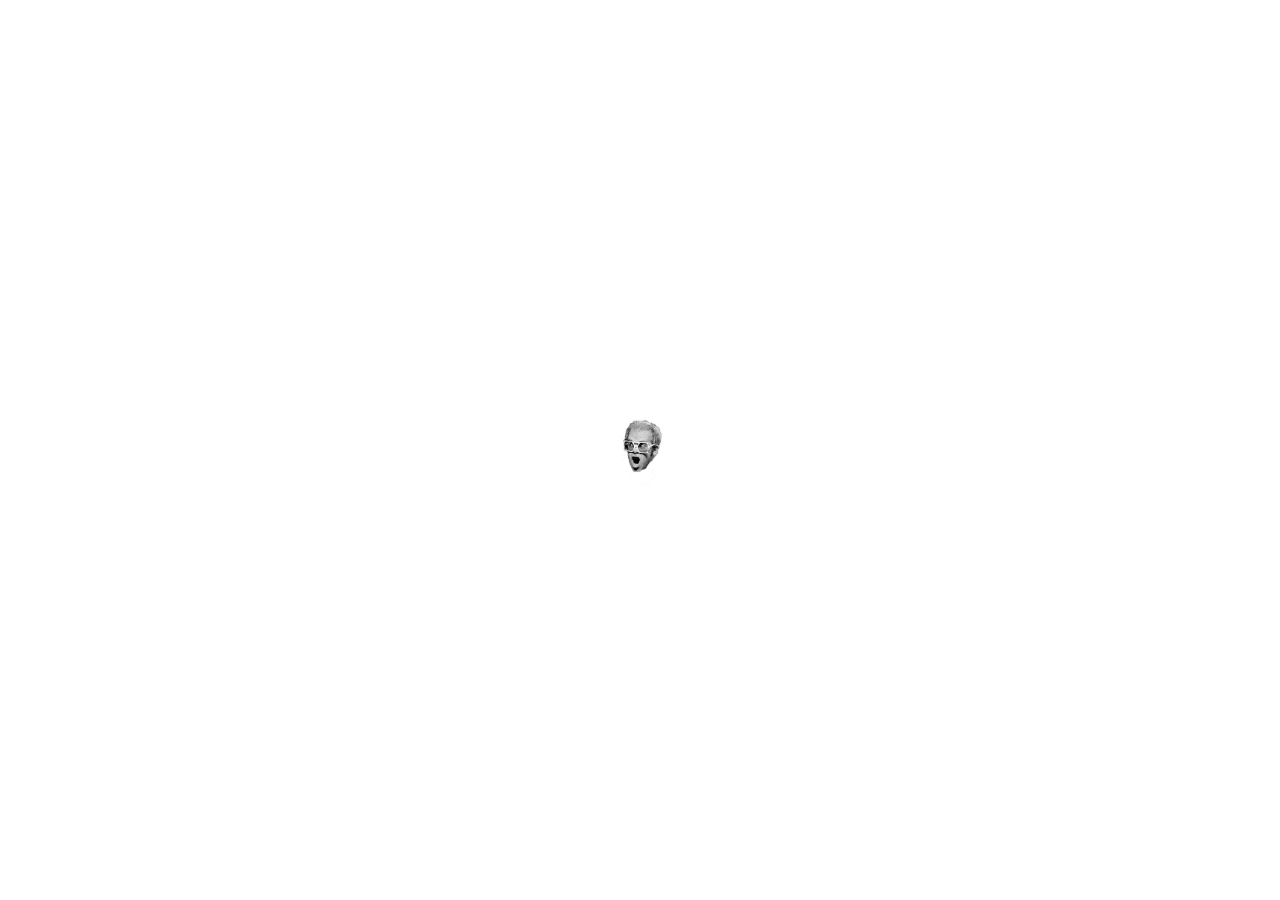
<file: index.html>
<!doctype html>
<html lang="en">

  <head>

    <link rel="Stylesheet" href="sito.css"  type="text/css">
<script src="jquery.js" type="text/javascript"></script>
<link rel="shortcut icon" href="rullino.jpeg" />

  <title>Jacopo Rosolen</title>
  </head>

  <body>

<div class="loading"> <img src="elton.jpg"  class="cerchio fixed2"></div>



<img src="bn/occhio.jpg" class="fotos">
<img src="bn/assieme.jpg" class="fotoss">

<div class="centro">

<div class="titolo">
<h1> JACOPO ROSOLEN </h1>
</div>

<div id="menu1">


  <a class="foto" href="foto.html" >Photo</a>
  <a class="about" href="about.html" >About</a>



  </div>



<script src="Sito.js" type="text/javascript"></script>
</body>

</html>
</file>
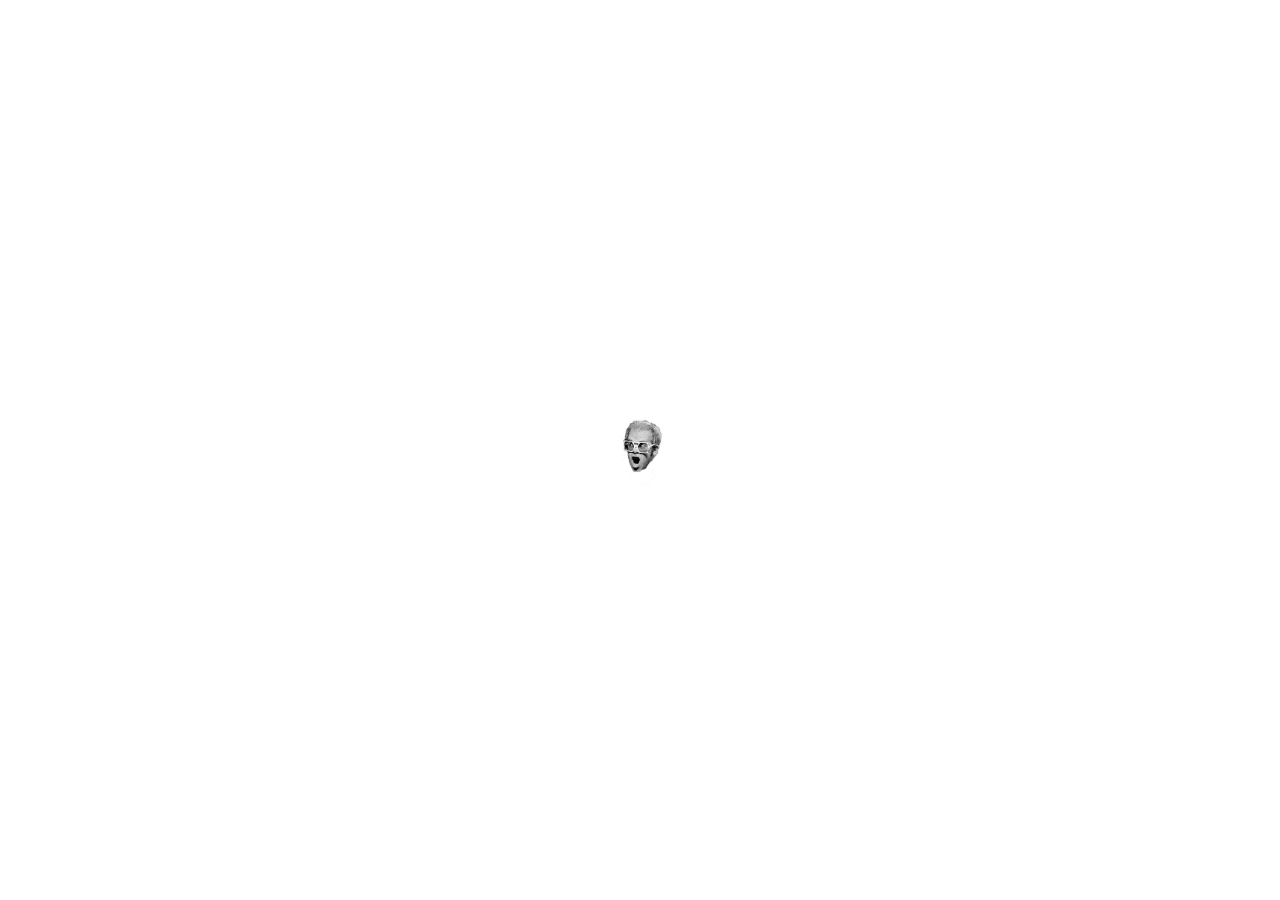
<file: about.html>
<html lang="en">

  <head>
<link href="foto_about.css" rel="Stylesheet" type="text/css">
<script src="jquery.js" type="text/javascript"></script>
<link rel="shortcut icon" href="rullino.jpeg" />
  <title>Jacopo Rosolen</title>
  </head>

  <body>

    <div class="loading"> <img src="elton.jpg"  class="cerchio1 fixed2"></div>

<div class="topbarra">

<h1> JACOPO ROSOLEN </h1>

  <div id="menu">


    <a href="foto.html">Photo</a>
    <a href="about.html" class="line">About</a>


  </div>

</div>

<div class="cerchio">
  <div class="testo">
    <br>
   Jacopo Rosolen nato a Treviso. Appasionato di fotografia in costruzione, concettuale, ritrattistica e macroscopica. Tutte le fot sono scattate con la 35 mm compatta Olympus Mju-1. Studente presso Politecnico di Milano BA Design della Comunicazione. Available for collaboratio......... :)
   <div class="mail"> jacopo.rosolen@hotmail.it </div>
   <a href="https://www.instagram.com/jacoporosolen/?hl=en"><img src="instragram.png" class="instagram">
     <div class="barra2">
     </div> </div>
</div>
<div class="cerchio2"></div>
<div class="underbarra">
</div>


<script src="Sito.js" type="text/javascript"></script>
</body>
</html
</file>
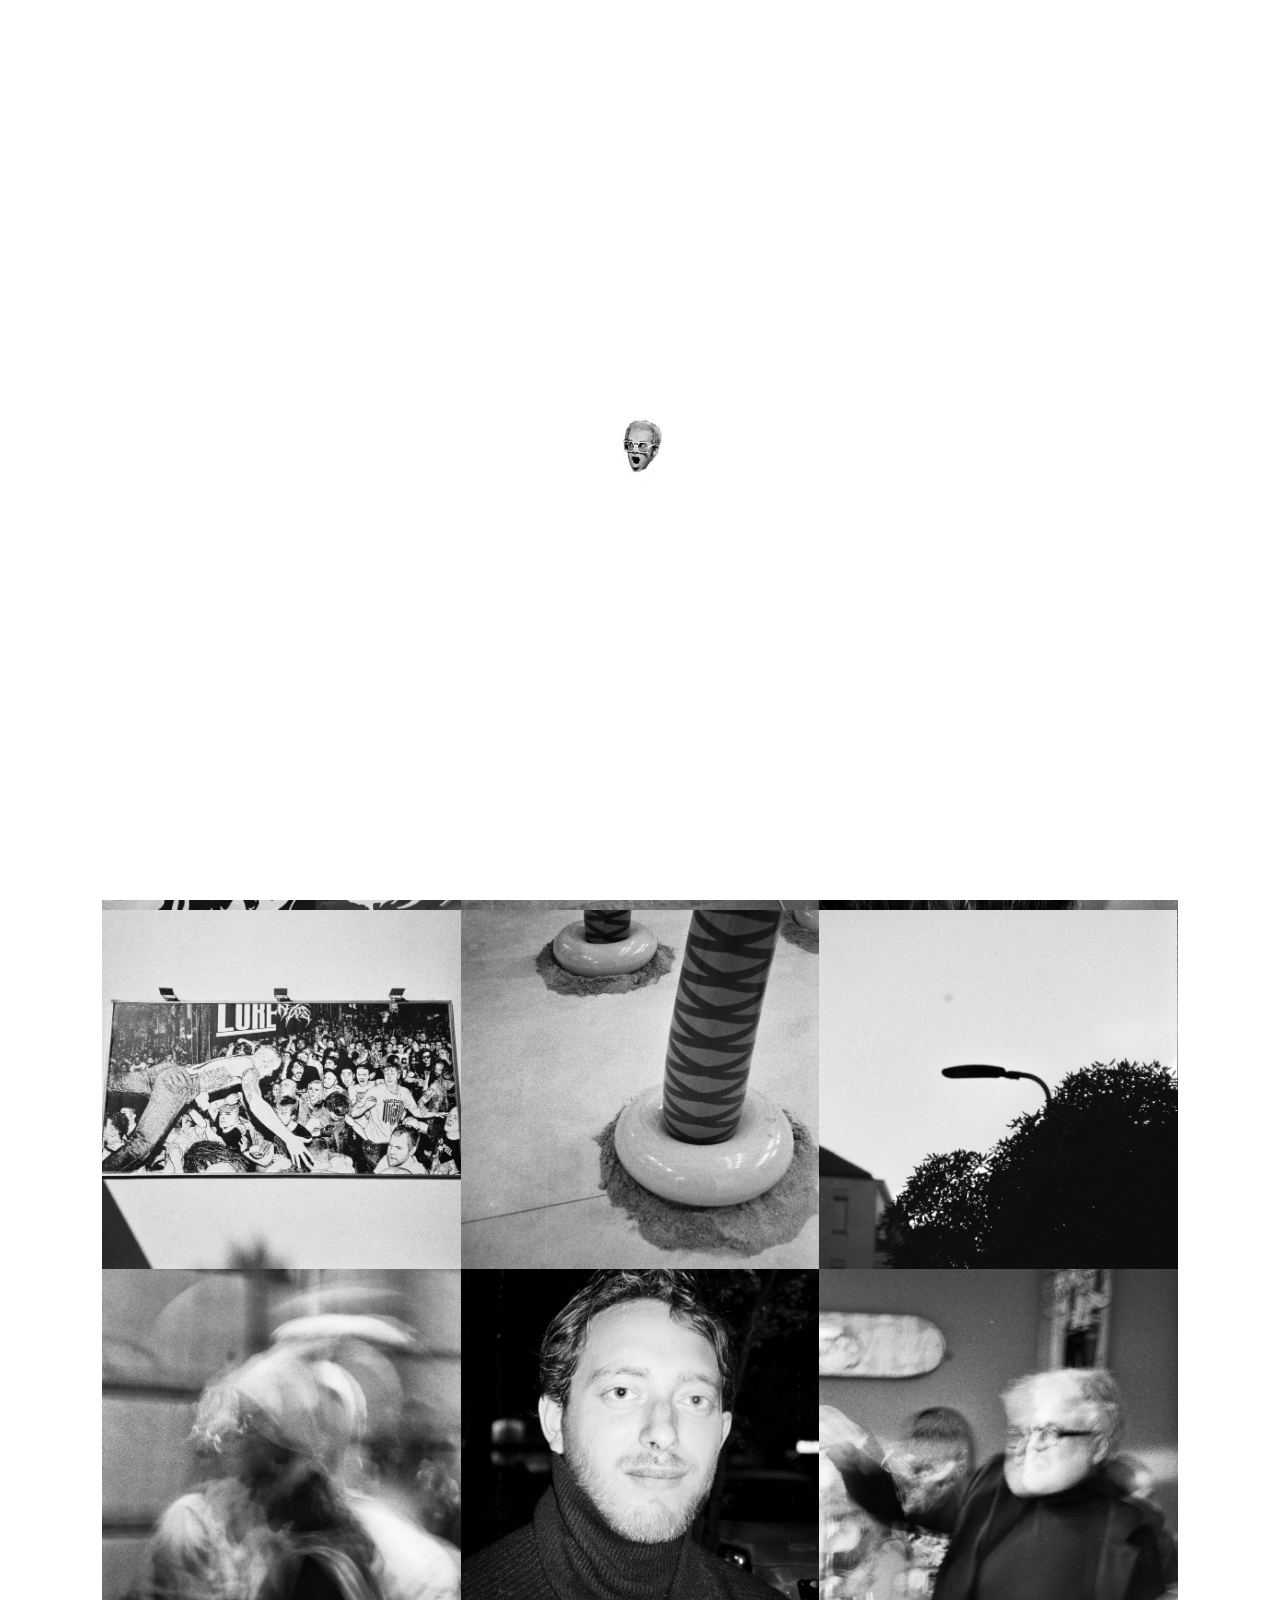
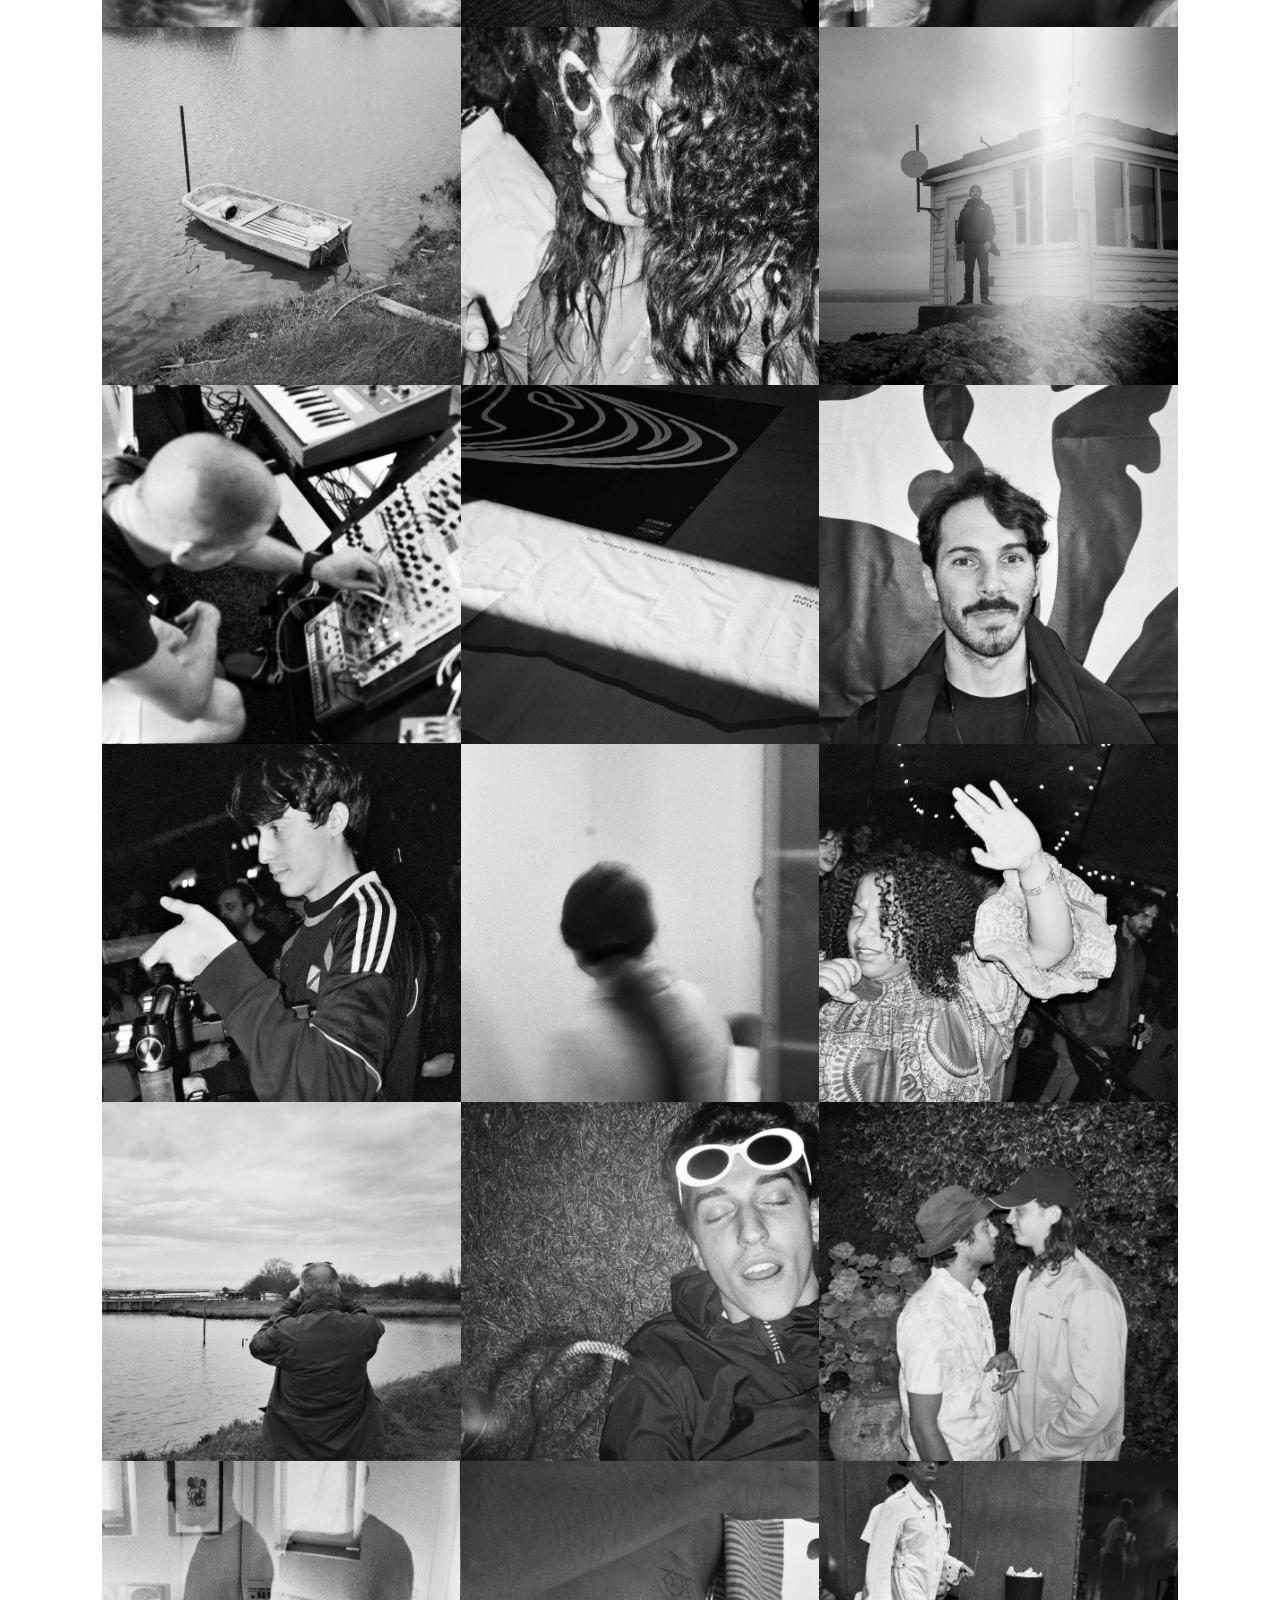
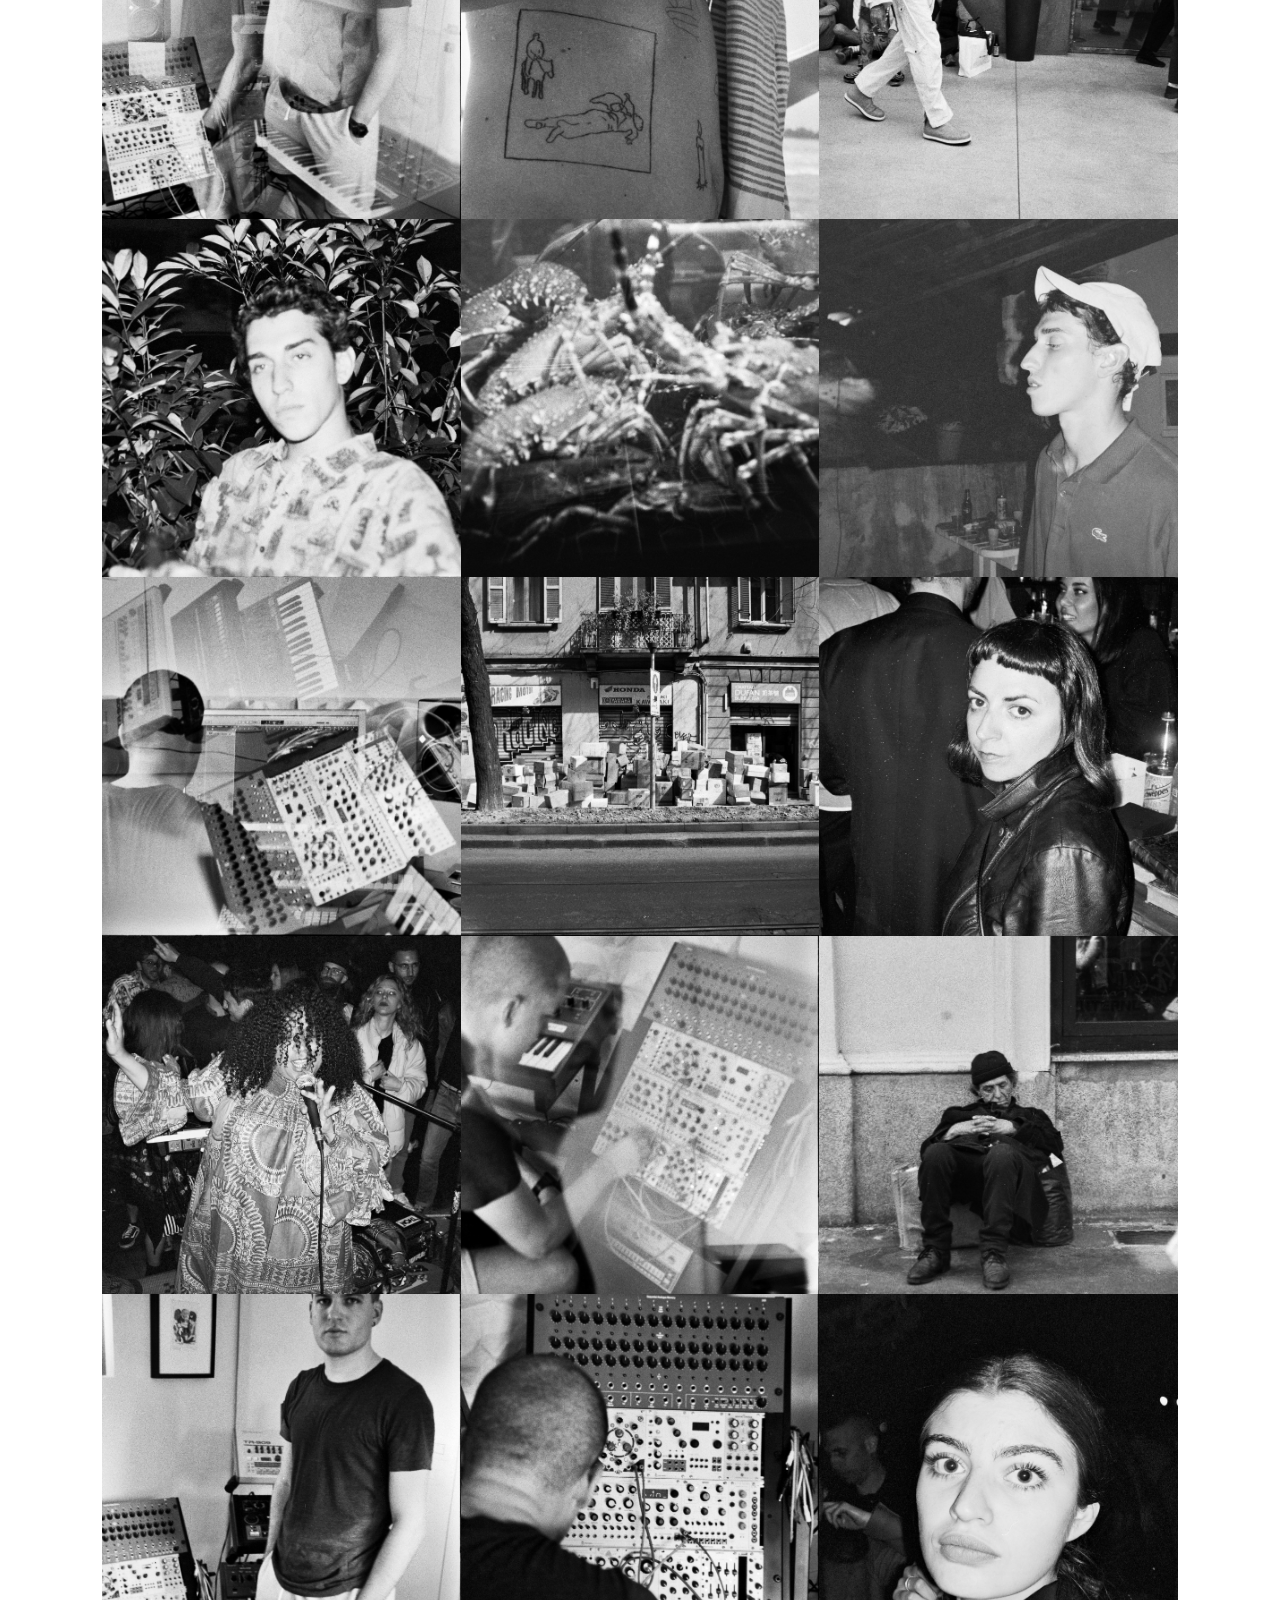
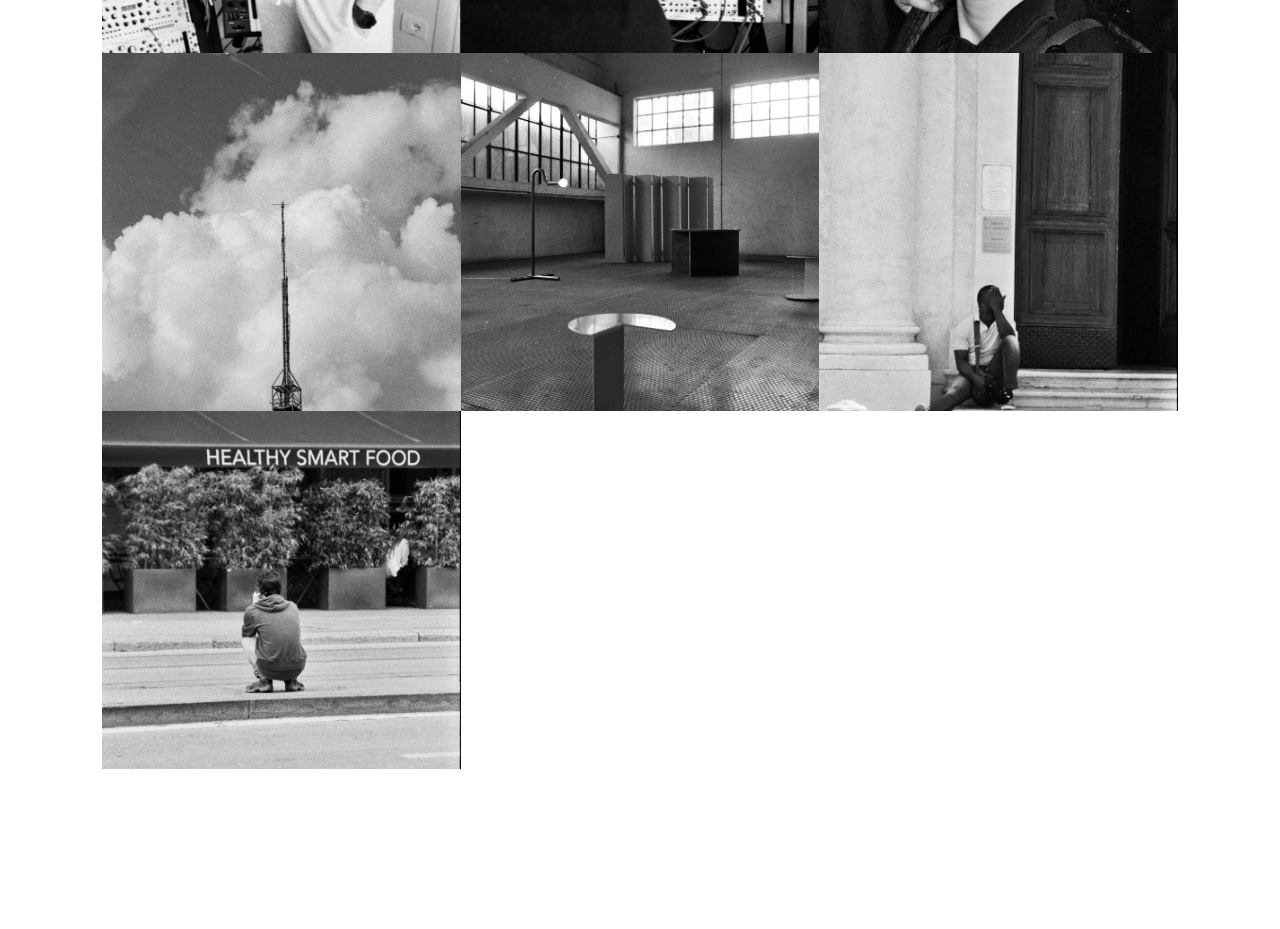
<file: foto3.html>
<html lang="en">

  <head>
<link href="foto.css" rel="Stylesheet" type="text/css">
<script src="jquery.js" type="text/javascript"></script>
<link rel="shortcut icon" href="rullino.jpeg" />
  <title>Jacopo Rosolen</title>
  </head>

  <body>

    <div class="loading"> <img src="elton.jpg"  class="cerchio1 fixed2"></div>


<div class="topbarra">

<h1> JACOPO ROSOLEN </h1>

  <div id="menu">


    <a href="foto.html" class="line">Photo</a>
    <a href="about.html">About</a>
    <br>
    <br>
    <a hfef="foto3.html" class="midbarra line">Black and White</a>
    <a href="foto2.html" class="midbarra">Colore</a>

  </div>

</div>


<div id="pg1">

  <div id="Titolo" class="titolo">
  wedding
  </div>

  <div id="paragrafo" class="testo2"></div>

<div id="pg2">

<img src="bn/maiocchi3.jpg">

</div>

</div>

<div class="foto">
  <div class="row">
    <a href="#"><div class="colore_link_t">SPAZIO MAIOCCHI</div><div class="testo_paragrafo">25 Maggio 2018, Olympus,<br> Milano</div><div class="colore_link">- View - </div><img src="bn/maiocchi1.jpg"></a>
    <a href="#"><div class="colore_link_t">DARKO</div><div class="testo_paragrafo">22 Aprile 2018, Olympus,<br> Milano</div><div class="colore_link">- View - </div><img src="bn/maiocchi3.jpg"></a>
    <a href="#"><div class="colore_link_t">SPAZIO MAIOCCCHI</div><div class="testo_paragrafo">25 Maggio 2018, Olympus,<br> Milano</div><div class="colore_link">- View - </div><img src="bn/maiocchi2.jpg"></a>
    <a href="#"><div class="colore_link_t">BANNER APOCALYPSE</div><div class="testo_paragrafo">25 Maggio 2018, Olympus,<br> Milano</div><div class="colore_link">- View - </div><img src="bn/maiocchi4.jpg"></a>
    <a href="#"><div class="colore_link_t">NO MOVES</div><div class="testo_paragrafo">25 Maggio 2018, Olympus,<br> Milano</div><div class="colore_link">- View - </div><img src="bn/maiocchi5.jpg"></a>
    <a href="#"><div class="colore_link_t">BOYS</div><div class="testo_paragrafo">25 Maggio 2018, Olympus,<br> Milano</div><div class="colore_link">- View - </div><img src="bn/maiocchi6.jpg"></a>
    <a href="#"><div class="colore_link_t">BANNER</div><div class="testo_paragrafo">27 Maggio 2018, Olympus,<br> Milano</div><div class="colore_link">- View - </div><img src="bn/banner.jpg"></a>
    <a href="#"><div class="colore_link_t">BUFFALO</div><div class="testo_paragrafo">27 Maggio 2018, Olympus,<br> Milano</div><div class="colore_link">- View - </div><img src="bn/maiocchi7.jpg"></a>
    <a href="#"><div class="colore_link_t">SHADOWS</div><div class="testo_paragrafo">15 Gennaio 2018, Olympus,<br> Milano</div><div class="colore_link">- View - </div><img src="bn/strada2.jpg"></a>
    <a href="#"><div class="colore_link_t">KNIGHT</div><div class="testo_paragrafo">13 Marzo 2018, Olympus,<br> Milano</div><div class="colore_link">- View - </div><img src="bn/strada3.jpg"></a>
    <a href="#"><div class="colore_link_t">PIETRO</div><div class="testo_paragrafo">22 Dicembre 2017, Olympus,<br> Treviso</div><div class="colore_link">- View - </div><img src="bn/pietro.jpg"></a>
    <a href="#"><div class="colore_link_t">GIULIO</div><div class="testo_paragrafo">13 Marzo 2018, Olympus,<br> Milano</div><div class="colore_link">- View - </div><img src="bn/giulio.jpg"></a>
    <a href="#"><div class="colore_link_t">FERRY</div><div class="testo_paragrafo">31 Marzo 2018, Olympus,<br> Comacchio</div><div class="colore_link">- View - </div><img src="bn/nature.jpg"></a>
    <a href="#"><div class="colore_link_t">FRANCESCA</div><div class="testo_paragrafo">2 Aprile 2018, Olympus,<br> Castel di Godego</div><div class="colore_link">- View - </div><img src="bn/francesca.jpg"></a>
    <a href="#"><div class="colore_link_t">METEO</div><div class="testo_paragrafo">14 Settembre 2016, Olympus, <br> Ramsey Island, Wales</div><div class="colore_link">- View - </div><img src="bn/lorenzo-galles.jpg"></a>
    <a href="#"><div class="colore_link_t">CHEVEL</div><div class="testo_paragrafo">19 Agosto 2017, Olympus,<br> Treviso</div><div class="colore_link">- View - </div><img src="bn/chevel.jpg"></a>
    <a href="#"><div class="colore_link_t">BANNER APOCALYPSE</div><div class="testo_paragrafo">25 Maggio 2018, Olympus,<br> Milano</div><div class="colore_link">- View - </div><img src="bn/senni.jpg"></a>
    <a href="#"><div class="colore_link_t">LORENZO SENNI</div><div class="testo_paragrafo">25 Maggio 2018, Olympus,<br> Milano</div><div class="colore_link">- View - </div><img src="bn/senni2.jpg"></a>
    <a href="#"><div class="colore_link_t">FEDERICO</div><div class="testo_paragrafo">2 Aprile 2018, Olympus,<br> Castel di Godego</div><div class="colore_link">- View - </div><img src="bn/federico.jpg"></a>
    <a href="#"><div class="colore_link_t">FOCUSED ON</div><div class="testo_paragrafo">5 Maggio 2018, Olympus,<br> Milano</div><div class="colore_link">- View - </div><img src="bn/isa2.jpg"></a>
    <a href="#"><div class="colore_link_t">MIM</div><div class="testo_paragrafo">2 Aprile 2018, Olympus,<br> Castel di Godego</div><div class="colore_link">- View - </div><img src="bn/verde.jpg"></a>
    <a href="#"><div class="colore_link_t">PAPA</div><div class="testo_paragrafo">31 Marzo 2018, Olympus,<br> Comacchio</div><div class="colore_link">- View - </div><img src="bn/nature2.jpg"></a>
    <a href="#"><div class="colore_link_t">SEBASTIANO</div><div class="testo_paragrafo">5 Giugno 2018, Olympus,<br> Castel di Godego</div><div class="colore_link">- View - </div><img src="bn/sebastiano.jpg"></a>
    <a href="#"><div class="colore_link_t">THESE IS HOW WE WALK ON THE MOON</div><div class="testo_paragrafo">16 Luglio 2017, Olympus,<br> Tarzo</div><div class="colore_link">- View - </div><img src="bn/tarzo.jpg"></a>
    <a href="#"><div class="colore_link_t">CHEVEL</div><div class="testo_paragrafo">19 Agosto 2017, Olympus,<br> Treviso</div><div class="colore_link">- View - </div><img src="bn/chevel2.jpg"></a>
    <a href="#"><div class="colore_link_t">LIDO E SALE</div><div class="testo_paragrafo">2 Luglio 2018, Olympus,<br> Venezia</div><div class="colore_link">- View - </div><img src="bn/sebastiano2.jpg"></a>
    <a href="#"><div class="colore_link_t">SPACE COWBOY</div><div class="testo_paragrafo">27 Maggio 2018, Olympus,<br> Milano</div><div class="colore_link">- View - </div><img src="bn/maiocchi8.jpg"></a>
    <a href="#"><div class="colore_link_t">NATURA MORTA</div><div class="testo_paragrafo">2 Maggio 2018, Olympus,<br> Treviso</div><div class="colore_link">- View - </div><img src="bn/sebastiano3.jpg"></a>
    <a href="#"><div class="colore_link_t">MEETING</div><div class="testo_paragrafo">25 Maggio 2018, Olympus,<br> Milano</div><div class="colore_link">- View - </div><img src="bn/nature3.jpg"></a>
    <a href="#"><div class="colore_link_t">SEBASTIANO</div><div class="testo_paragrafo">16 Luglio 2017, Olympus,<br> Tarzo</div><div class="colore_link">- View - </div><img src="bn/sebastiano4.jpg"></a>
    <a href="#"><div class="colore_link_t">CHEVEL</div><div class="testo_paragrafo">19 Agosto 2017, Olympus,<br> Treviso</div><div class="colore_link">- View - </div><img src="bn/chevel3.jpg"></a>
    <a href="#"><div class="colore_link_t">GOODBYE</div><div class="testo_paragrafo">25 Aprile 2018, Olympus,<br> Milano</div><div class="colore_link">- View - </div><img src="bn/strada4.jpg"></a>
    <a href="#"><div class="colore_link_t">ALICE</div><div class="testo_paragrafo">4 Marzo 2018, Olympus,<br> Castel di Godego</div><div class="colore_link">- View - </div><img src="bn/alice.jpg"></a>
    <a href="#"><div class="colore_link_t">MIM</div><div class="testo_paragrafo">2 Aprile 2018, Olympus,<br> Castel di Godego</div><div class="colore_link">- View - </div><img src="bn/verde1.jpg"></a>
    <a href="#"><div class="colore_link_t">CHEVEL</div><div class="testo_paragrafo">19 Agosto 2017, Olympus,<br> Treviso</div><div class="colore_link">- View - </div><img src="bn/chevel4.jpg"></a>
    <a href="#"><div class="colore_link_t">PASSAGE</div><div class="testo_paragrafo">13 Maggio 2018, Olympus,<br> Milano</div><div class="colore_link">- View - </div><img src="bn/strada6.jpg"></a>
    <a href="#"><div class="colore_link_t">CHEVEL</div><div class="testo_paragrafo">19 Agosto 2017, Olympus,<br> Treviso</div><div class="colore_link">- View - </div><img src="bn/chevel6.jpg"></a>
    <a href="#"><div class="colore_link_t">CHEVEL</div><div class="testo_paragrafo">19 Agosto 2017, Olympus,<br> Treviso</div><div class="colore_link">- View - </div><img src="bn/chevel5.jpg"></a>
    <a href="#"><div class="colore_link_t">ISABELLA</div><div class="testo_paragrafo">2 Aprile 2018, Olympus,<br> Mestre</div><div class="colore_link">- View - </div><img src="bn/isa.jpg"></a>
    <a href="#"><div class="colore_link_t">UP</div><div class="testo_paragrafo">16 Maggio 2018, Olympus,<br> Milano</div><div class="colore_link">- View - </div><img src="bn/antenna1.jpg"></a>
    <a href="#"><div class="colore_link_t">SPACE</div><div class="testo_paragrafo">18 Maggio 2018, Olympus,<br> Milano</div><div class="colore_link">- View - </div><img src="bn/spazi.jpg"></a>
    <a href="#"><div class="colore_link_t">SHY</div><div class="testo_paragrafo">15 Aprile 2018, Olympus,<br> Treviso</div><div class="colore_link">- View - </div><img src="bn/strada5.jpg"></a>
    <a href="#"><div class="colore_link_t">POSE</div><div class="testo_paragrafo">9 Maggio 2018, Olympus,<br> Milano</div><div class="colore_link">- View - </div><img src="bn/HSF.jpg"></a>








 </div>
</div>

<div class="underbarra">
</div>



<script src="Sito.js" type="text/javascript"></script>
</body>
</html>
</file>
<file: sito.css>
h1 {
  color: blue;
  font-family:"Helvetica";
  margin: 0;
}


#menu1 {
  color: blue;
  font-family:"Helvetica";
  height: auto;
  width: 350px;
  text-align: center;
}


#menu1 a{
  color: blue;
  display:block;
  text-decoration: none;
  padding-top: 33px;
  padding-bottom:33px;
  border: 1px solid transparent;
}

.fotos{
  display: none;
  position: absolute;
  top: 50%;
  left: 50%;
  width: 28vw;
  height: 28vw;
  }

.fotoss{
    display: none;
    position: absolute;
    width: 48vw;

    }

.fixed2{
  position: absolute;
  top:50%;
  left: 50%;
  transform: translate(-50%,-50%);

}

.loading{
    position: fixed;
    top:0%;
    left: 0%;
    width: 100vw;
    height:100vh;
    background: white;
    z-index: 2;
}

.cerchio{
  width: 100px;
  animation: rotazione 1s infinite linear;
}

@keyframes rotazione {
  from {transform: translate(-50%, -50%) rotate(0deg) ;}
  to{transform: translate(-50%, -50%) rotate(360deg);}
}

.centro {
  position: absolute;
  transform: translate(-50% ,-50%);
  top: 50%;
  left: 50%;
}


.titolo {
  width: 350px;
  font-family:"Helvetica";
  text-align: center;
  margin: 0;
}


#menu1 a:hover{
  border: 1px solid orange;
  border-radius: 50%;

}

body {

}
</file>
<file: foto_about.css>
h1{
  width: auto;
  height: auto;
  float: right;
  margin-right: 5%;
  margin-top: 3.6%;
  display: inline;
  position: absolute;
  right: 0;
  color: blue;
  font-family:"Helvetica";
}


#menu{
  width: 400px;
  float:left;
  margin-left: 5%;
  margin-top: 5%;
  color: blue;
  font-family:"Helvetica";
}


#menu a:hover{
  border-bottom: 1px solid blue;
}


#menu a{
    margin-right:8%;
    text-decoration: none;
    color:blue;
}


.line{
    border-bottom: 1px solid blue;
}

#pg2 {
  width: 40vw;
  height:  auto;
  object-fit: scale-down;
  margin:  auto;
  margin-top: 0;
  box-sizing: content-box;
  display: none;
}

#pg1 {
  display: none;
  margin-top: 10%;
  width: 100%;
}


.topbarra{
  display: block;
  position: absolute;
  top: 0;
  width: 100%;
}


.foto{
  display: block;
  margin-right: auto;
  margin-left: auto;
  width: fit-content;
  margin-top: 20%;
}


.row a {
  height: 28vw;
  width: 28vw;
}


.row a:hover div{
  opacity: 1;
}


.row a:hover img{
  opacity: 0.3;
}


.colore_link{
  box-sizing: border-box;
  position: absolute;
  top: auto;
  left: auto;
  background-color: blue;
  width: 28vw;
  height: 28vw;
  opacity: 0;
  text-align: center;
  padding-top: 20%;
  color: white;
  font-family:"Helvetica";

}


.colore_link_t{
  box-sizing: border-box;
  position: absolute;
  top: auto;
  left: auto;
  width: 28vw;
  height: 28vw;
  opacity: 0;
  text-align: center;
  padding-top: 7%;
  z-index: 1;
  color: white;
  font-family:"Helvetica";

}

.testo_titolo{
  text-align: center;
  padding-top: 20%;
  color: white;
  font-family:"Helvetica";

}


.row {
  display: grid;
  grid: auto/ auto auto auto;
  grid-gap: 0;
  margin-top: 18%;
}


.row img {
  width: 28vw;
  height: 28vw;
  object-fit: cover;
}


.column {
  flex: 25%;
  max-width: 75%;
  padding: 0px;
}


.column img {
  margin-top: 0px;
  vertical-align: middle;
  width: 100%;
}

.foto1{

}

#pg2 img {
  width:  fit-content;
  width: 40vw;
  box-sizing:  content-box;
}

.titolo {
  position: absolute;
  margin-left: 5%;
  display: inline;
  font-family:"Helvetica";
  color: blue;
}

.cerchio {
  position:absolute;
  border: 1px solid blue;
  transform: translate(-50% ,-50%);
  top: 40%;
  left: 50%;
  width: 28vw;
  height: 28vw;
  border-radius: 50%;
  text-align: justify;
  vertical-align: middle;
}

.testo{
  position:absolute;
  color: blue;
  transform: translate(-50% ,-50%);
  font-family: "Helvetica";
  top: 50%;
  left: 50%;
  width: 20vw;
  height: 20vw;
}

.centro{
  position: absolute;
  transform: translate(-50% ,-50%);
  top: 50%;
  left: 50%;
}

.mail{
  color: blue;
  font-family: "Helvetica";
  margin-top: 8vw;
  margin-left: -4vw;
  border: 1px solid transparent;
  width: 100%;
  line-height: 0;
  text-align:  center;
  position:  relative;
  padding: 50% 4vw 50% 4vw;
}

.mail:hover{
  border: 1px solid orange;
  border-radius: 50%;
}

.instagram{
  color: blue;
  transform: translate(-50%);
  width: 35;
  line-height: 0;
  position:  relative;
  left: 50%;
  margin-top: 2%;
}

.fixed2{
  position: absolute;
  top:50%;
  left: 50%;
  transform: translate(-50%,-50%);

}

.loading{
    position: fixed;
    top:0%;
    left: 0%;
    width: 100vw;
    height:100vh;
    background: white;
    z-index: 2;
}

.cerchio1{
  width: 100px;
  animation: rotazione 1s infinite linear;
}

@keyframes rotazione {
  from {transform: translate(-50%, -50%) rotate(0deg) ;}
  to{transform: translate(-50%, -50%) rotate(360deg);}
}

.midbarra{

  display: inline;
  position: absolute;
  margin-top: 5%;
  color: blue;
  font-family:"Helvetica";
}


.underbarra {
  background-color: white;
  width: 100vw;
  height: 160px;
  top: 0%;
  z-index: 0;
}

body {
  margin: 0;
  padding: 0;
}
</file>
<file: foto.css>
h1{
  width: auto;
  height: auto;
  float: right;
  margin-right: 5%;
  margin-top: 3.6%;
  display: inline;
  position: absolute;
  right: 0;
  color: blue;
  font-family:"Helvetica";
}


#menu{
  width: 400px;
  float:left;
  margin-left: 5%;
  margin-top: 5%;
  color: blue;
  font-family:"Helvetica";
}


#menu a:hover{
  border-bottom: 1px solid blue;
}


#menu a{
    margin-right:8%;
    text-decoration: none;
    color:blue;
}


.line{
    border-bottom: 1px solid blue;
}

#pg2 {
  width: 40vw;
  height:  auto;
  object-fit: scale-down;
  margin:  auto;
  margin-top: 0;
  box-sizing: content-box;
  display: none;
}

#pg1 {
  margin-top: 10%;
  width: 100%;
  display: none;
}

#paragrafo {
  position: absolute;
  margin-left: 5%;
  display: inline;
  font-family:"Helvetica";
  color: blue;
}

.testo_paragrafo{
  display: none;
}

.topbarra{
  display: block;
  position: absolute;
  top: 0;
  width: 100%;
}

.midbarra{

}


.foto{
  display: block;
  margin-right: auto;
  margin-left: auto;
  width: fit-content;
  margin-top:auto;
}


.row a {
  height: 28vw;
  width: 28vw;
}


.row a:hover div{
  opacity: 1;
}


.row a:hover img{
  opacity: 0.3;
}


.colore_link{
  box-sizing: border-box;
  position: absolute;
  top: auto;
  left: auto;
  background-color: blue;
  width: 28vw;
  height: 28vw;
  opacity: 0;
  text-align: center;
  padding-top: 20%;
  color: white;
  font-family:"Helvetica";

}

.colore_link_t{
  box-sizing: border-box;
  position: absolute;
  top: auto;
  left: auto;
  width: 28vw;
  height: 28vw;
  opacity: 0;
  text-align: center;
  padding-top: 7%;
  z-index: 1;
  color: white;
  font-family:"Helvetica";

}

.testo_titolo{
  text-align: center;
  padding-top: 20%;
  color: white;
  font-family:"Helvetica";

}


.row {
  display: grid;
  grid: auto/ auto auto auto;
  grid-gap: 0;
  margin-top:18%;
}


.row img {
  width: 28vw;
  height: 28vw;
  object-fit: cover;
}


.column {
  flex: 25%;
  max-width: 75%;
  padding: 0px;
}


.column img {
  margin-top: 0px;
  vertical-align: middle;
  width: 100%;
}


.fixed2{
  position: absolute;
  top:50%;
  left: 50%;
  transform: translate(-50%,-50%);

}

.loading{
    position: fixed;
    top:0%;
    left: 0%;
    width: 100vw;
    height:100vh;
    background: white;
    z-index: 2;
}

.cerchio1{
  width: 100px;
  animation: rotazione 1s infinite linear;
}

@keyframes rotazione {
  from {transform: translate(-50%, -50%) rotate(0deg) ;}
  to{transform: translate(-50%, -50%) rotate(360deg);}
}

#pg2 img {
  width:  fit-content;
  width: 40vw;
  box-sizing:  content-box;
}

.titolo {
  position: absolute;
  margin-left: 5%;
  display: inline;
  font-family:"Helvetica";
  color: blue;
}

.cerchio {
  position:absolute;
  border: 1px solid blue;
  transform: translate(-50% ,-50%);
  top: 50%;
  left: 50%;
  width: 28vw;
  height: 28vw;
  border-radius: 50%;
  text-align: justify;
  vertical-align: middle;
}

.testo{
  position:absolute;
  color: blue;
  transform: translate(-50% ,-50%);
  font-family: "Helvetica";
  top: 50%;
  left: 50%;
  width: 15vw;
  height: 15vw;
}

.testo2{
  margin-top: 10vh;
}

.centro{
  position: absolute;
  transform: translate(-50% ,-50%);
  top: 50%;
  left: 50%;
}

.mail{
  color: blue;
  font-family: "Helvetica";
  margin-top: 5vw;
  margin-left: -4vw;
  border: 1px solid transparent;width: 100%;
  line-height: 0;
  text-align:  center;
  position:  relative;
  padding: 50% 4vw 50% 4vw;
}

.mail:hover{
  border: 1px solid orange;
  border-radius: 50%;

}

.barrastacco{
  background-color: white;
  width: 60vw;
  top: 0%;
  z-index: 0;
}


.underbarra{
  background-color: white;
  width: 100vw;
  height: 160px;
  top: 0%;
  z-index: 0;
}

body {
  margin: 0;
  padding: 0;
}
</file>
